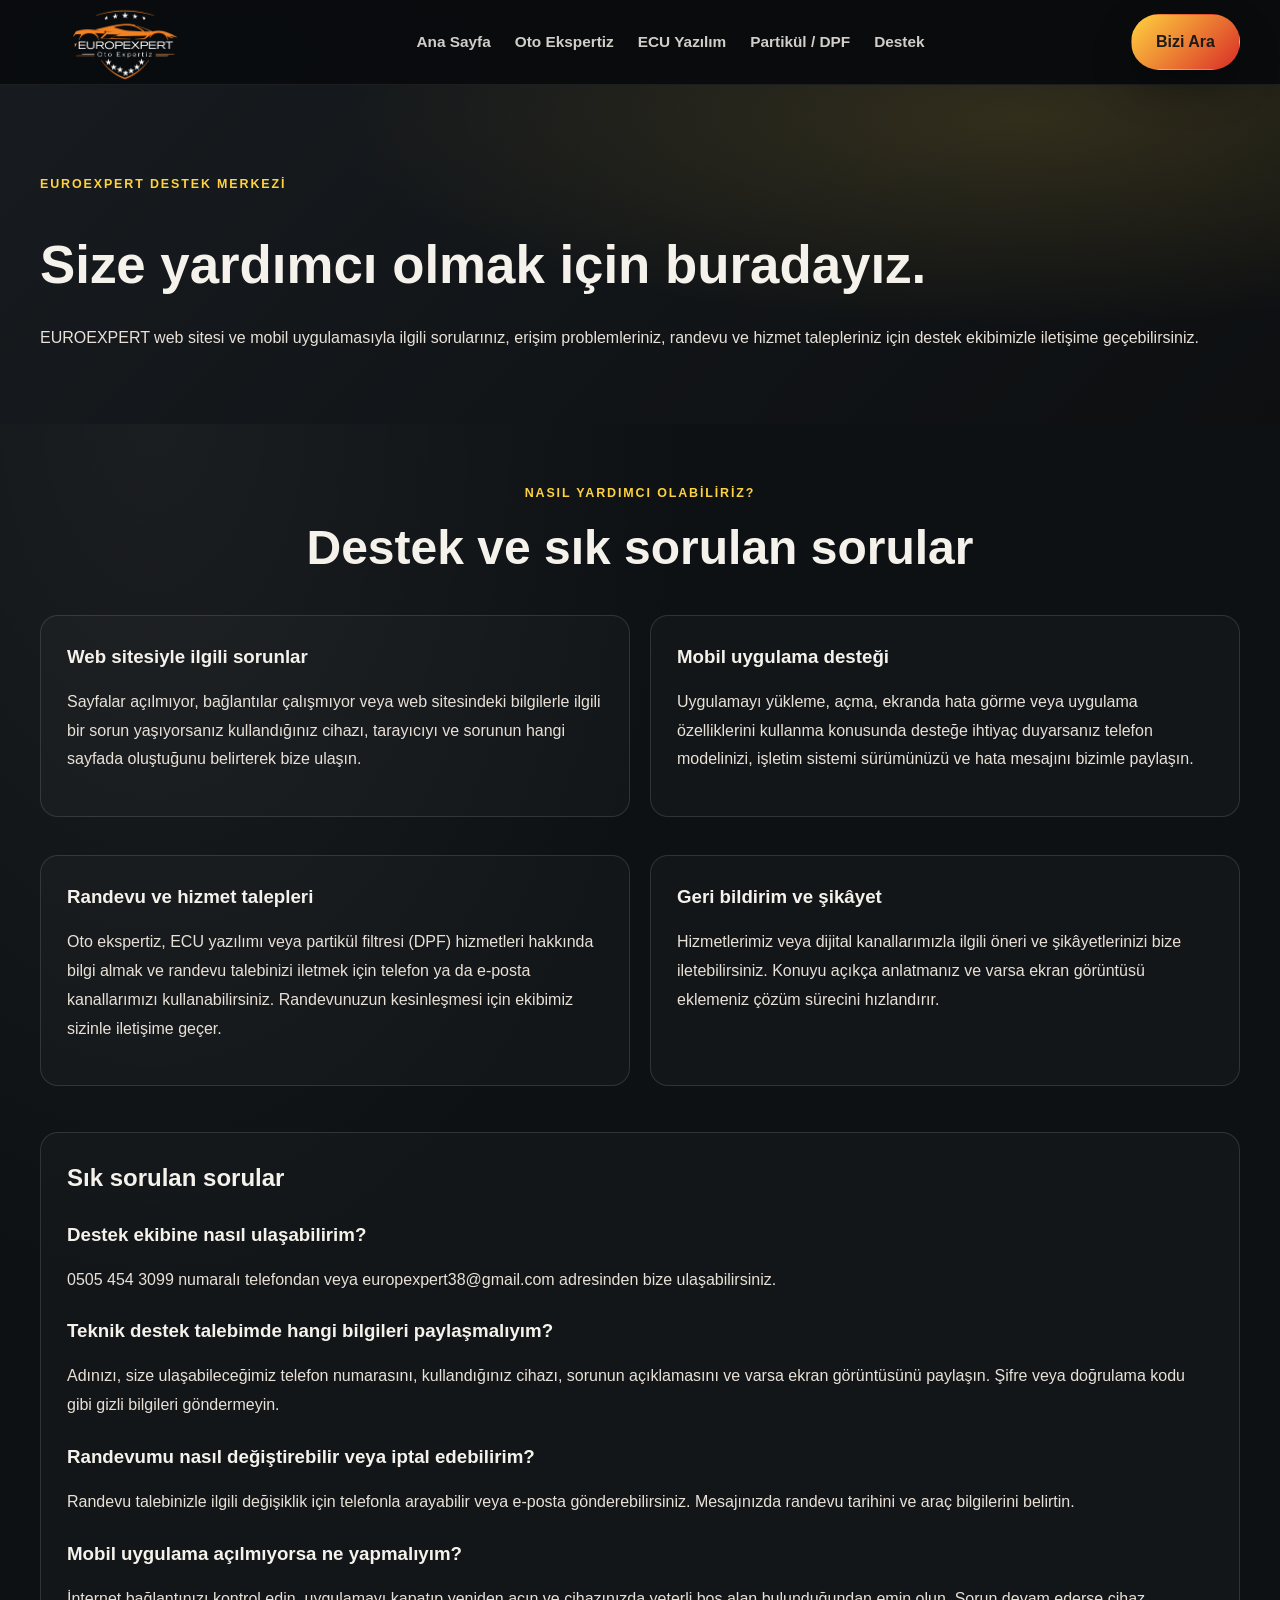
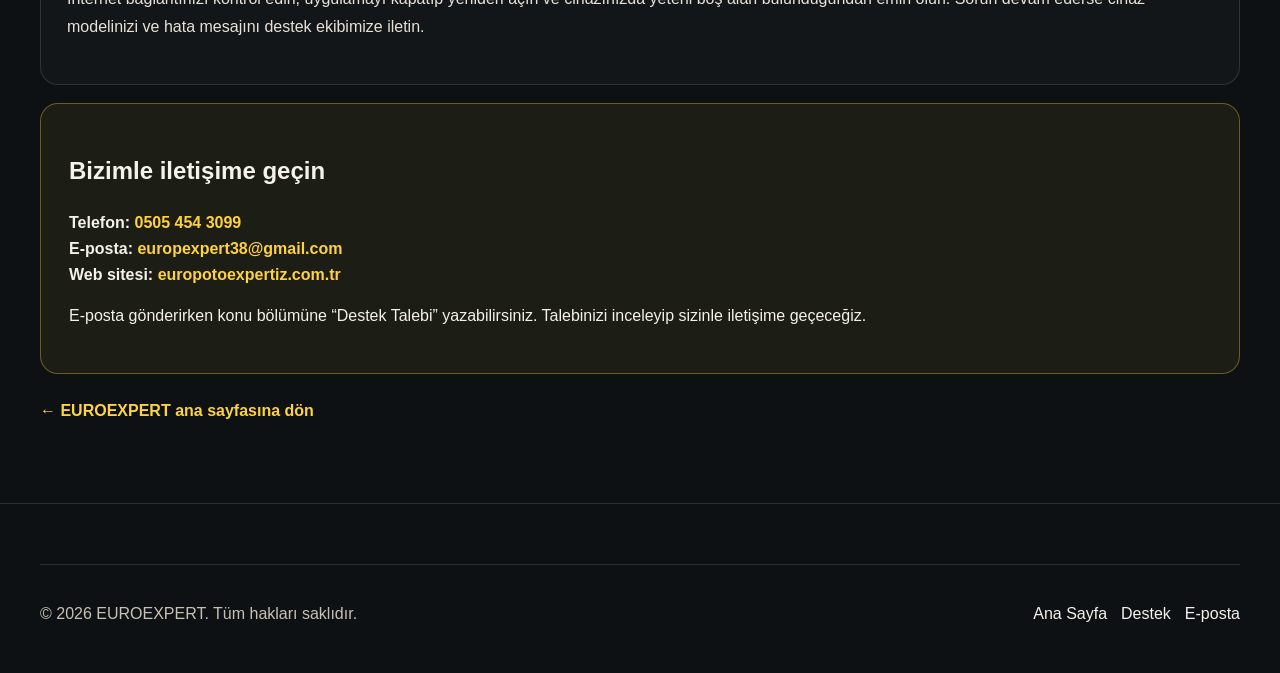
<file: destek.html>
<!DOCTYPE html>
<html lang="tr"><head><meta charset="UTF-8"><meta name="viewport" content="width=device-width, initial-scale=1"><meta name="description" content="EUROEXPERT web sitesi ve mobil uygulaması için destek, sık sorulan sorular ve iletişim bilgileri."><meta name="robots" content="index, follow"><link rel="canonical" href="https://europotoexpertiz.com.tr/destek.html"><title>Destek Merkezi | EUROEXPERT</title><link rel="stylesheet" href="styles.css?v=20261118-support"><style>
.support-hero{padding:85px 0 55px;background:radial-gradient(ellipse at 80% 10%,rgba(255,210,63,.14),transparent 48%),linear-gradient(135deg,#171b1f,#0d0f11)}.support-hero h1{font-size:clamp(2rem,5vw,3.3rem);margin:12px 0}.support-hero p,.support-card p{color:var(--muted-strong);line-height:1.8}.support-content{padding:55px 0 80px}.support-grid{display:grid;grid-template-columns:repeat(2,minmax(0,1fr));gap:20px;margin:28px 0}.support-card{padding:26px;border:1px solid var(--line);border-radius:18px;background:rgba(255,255,255,.025);margin-bottom:18px}.support-card h2,.support-card h3{margin:0 0 12px}.support-card h3:not(:first-child){margin-top:22px}.support-contact{padding:28px;border:1px solid rgba(255,210,63,.35);border-radius:18px;background:rgba(255,210,63,.06)}.support-contact a,.support-back{color:var(--orange);font-weight:700}.support-back{display:inline-block;margin-top:24px}@media(max-width:700px){.support-grid{grid-template-columns:1fr}.support-card{padding:22px}}
</style></head><body>
<header class="topbar"><div class="container nav-wrap"><a href="index.html" class="brand"><img src="assets/europlogoson.png" alt="EUROEXPERT logo"></a><nav class="main-nav" aria-label="Ana menü"><a href="index.html">Ana Sayfa</a><a href="kayseri-oto-ekspertiz.html">Oto Ekspertiz</a><a href="kayseri-ecu-yazilim.html">ECU Yazılım</a><a href="kayseri-partikul-dpf-temizligi.html">Partikül / DPF</a><a href="destek.html">Destek</a></nav><div class="nav-actions"><a class="phone-btn" href="tel:+905054543099">Bizi Ara</a><button class="menu-toggle" aria-label="Menüyü aç/kapat">☰</button></div></div></header>
<main><section class="support-hero"><div class="container"><p class="eyebrow alt">EUROEXPERT DESTEK MERKEZİ</p><h1>Size yardımcı olmak için buradayız.</h1><p>EUROEXPERT web sitesi ve mobil uygulamasıyla ilgili sorularınız, erişim problemleriniz, randevu ve hizmet talepleriniz için destek ekibimizle iletişime geçebilirsiniz.</p></div></section>
<section class="support-content"><div class="container"><div class="section-heading"><p class="eyebrow alt">NASIL YARDIMCI OLABİLİRİZ?</p><h2>Destek ve sık sorulan sorular</h2></div>
<div class="support-grid"><article class="support-card"><h3>Web sitesiyle ilgili sorunlar</h3><p>Sayfalar açılmıyor, bağlantılar çalışmıyor veya web sitesindeki bilgilerle ilgili bir sorun yaşıyorsanız kullandığınız cihazı, tarayıcıyı ve sorunun hangi sayfada oluştuğunu belirterek bize ulaşın.</p></article><article class="support-card"><h3>Mobil uygulama desteği</h3><p>Uygulamayı yükleme, açma, ekranda hata görme veya uygulama özelliklerini kullanma konusunda desteğe ihtiyaç duyarsanız telefon modelinizi, işletim sistemi sürümünüzü ve hata mesajını bizimle paylaşın.</p></article><article class="support-card"><h3>Randevu ve hizmet talepleri</h3><p>Oto ekspertiz, ECU yazılımı veya partikül filtresi (DPF) hizmetleri hakkında bilgi almak ve randevu talebinizi iletmek için telefon ya da e-posta kanallarımızı kullanabilirsiniz. Randevunuzun kesinleşmesi için ekibimiz sizinle iletişime geçer.</p></article><article class="support-card"><h3>Geri bildirim ve şikâyet</h3><p>Hizmetlerimiz veya dijital kanallarımızla ilgili öneri ve şikâyetlerinizi bize iletebilirsiniz. Konuyu açıkça anlatmanız ve varsa ekran görüntüsü eklemeniz çözüm sürecini hızlandırır.</p></article></div>
<article class="support-card"><h2>Sık sorulan sorular</h2><h3>Destek ekibine nasıl ulaşabilirim?</h3><p>0505 454 3099 numaralı telefondan veya europexpert38@gmail.com adresinden bize ulaşabilirsiniz.</p><h3>Teknik destek talebimde hangi bilgileri paylaşmalıyım?</h3><p>Adınızı, size ulaşabileceğimiz telefon numarasını, kullandığınız cihazı, sorunun açıklamasını ve varsa ekran görüntüsünü paylaşın. Şifre veya doğrulama kodu gibi gizli bilgileri göndermeyin.</p><h3>Randevumu nasıl değiştirebilir veya iptal edebilirim?</h3><p>Randevu talebinizle ilgili değişiklik için telefonla arayabilir veya e-posta gönderebilirsiniz. Mesajınızda randevu tarihini ve araç bilgilerini belirtin.</p><h3>Mobil uygulama açılmıyorsa ne yapmalıyım?</h3><p>İnternet bağlantınızı kontrol edin, uygulamayı kapatıp yeniden açın ve cihazınızda yeterli boş alan bulunduğundan emin olun. Sorun devam ederse cihaz modelinizi ve hata mesajını destek ekibimize iletin.</p></article>
<div class="support-contact"><h2>Bizimle iletişime geçin</h2><p><strong>Telefon:</strong> <a href="tel:+905054543099">0505 454 3099</a><br><strong>E-posta:</strong> <a href="mailto:europexpert38@gmail.com?subject=EUROEXPERT%20Destek%20Talebi">europexpert38@gmail.com</a><br><strong>Web sitesi:</strong> <a href="https://europotoexpertiz.com.tr/">europotoexpertiz.com.tr</a></p><p>E-posta gönderirken konu bölümüne “Destek Talebi” yazabilirsiniz. Talebinizi inceleyip sizinle iletişime geçeceğiz.</p></div><a class="support-back" href="index.html">← EUROEXPERT ana sayfasına dön</a></div></section></main>
<footer><div class="container footer-bottom"><p>© 2026 EUROEXPERT. Tüm hakları saklıdır.</p><div class="socials"><a href="index.html">Ana Sayfa</a><a href="destek.html">Destek</a><a href="mailto:europexpert38@gmail.com">E-posta</a></div></div></footer><script src="script.js"></script></body></html>
</file>
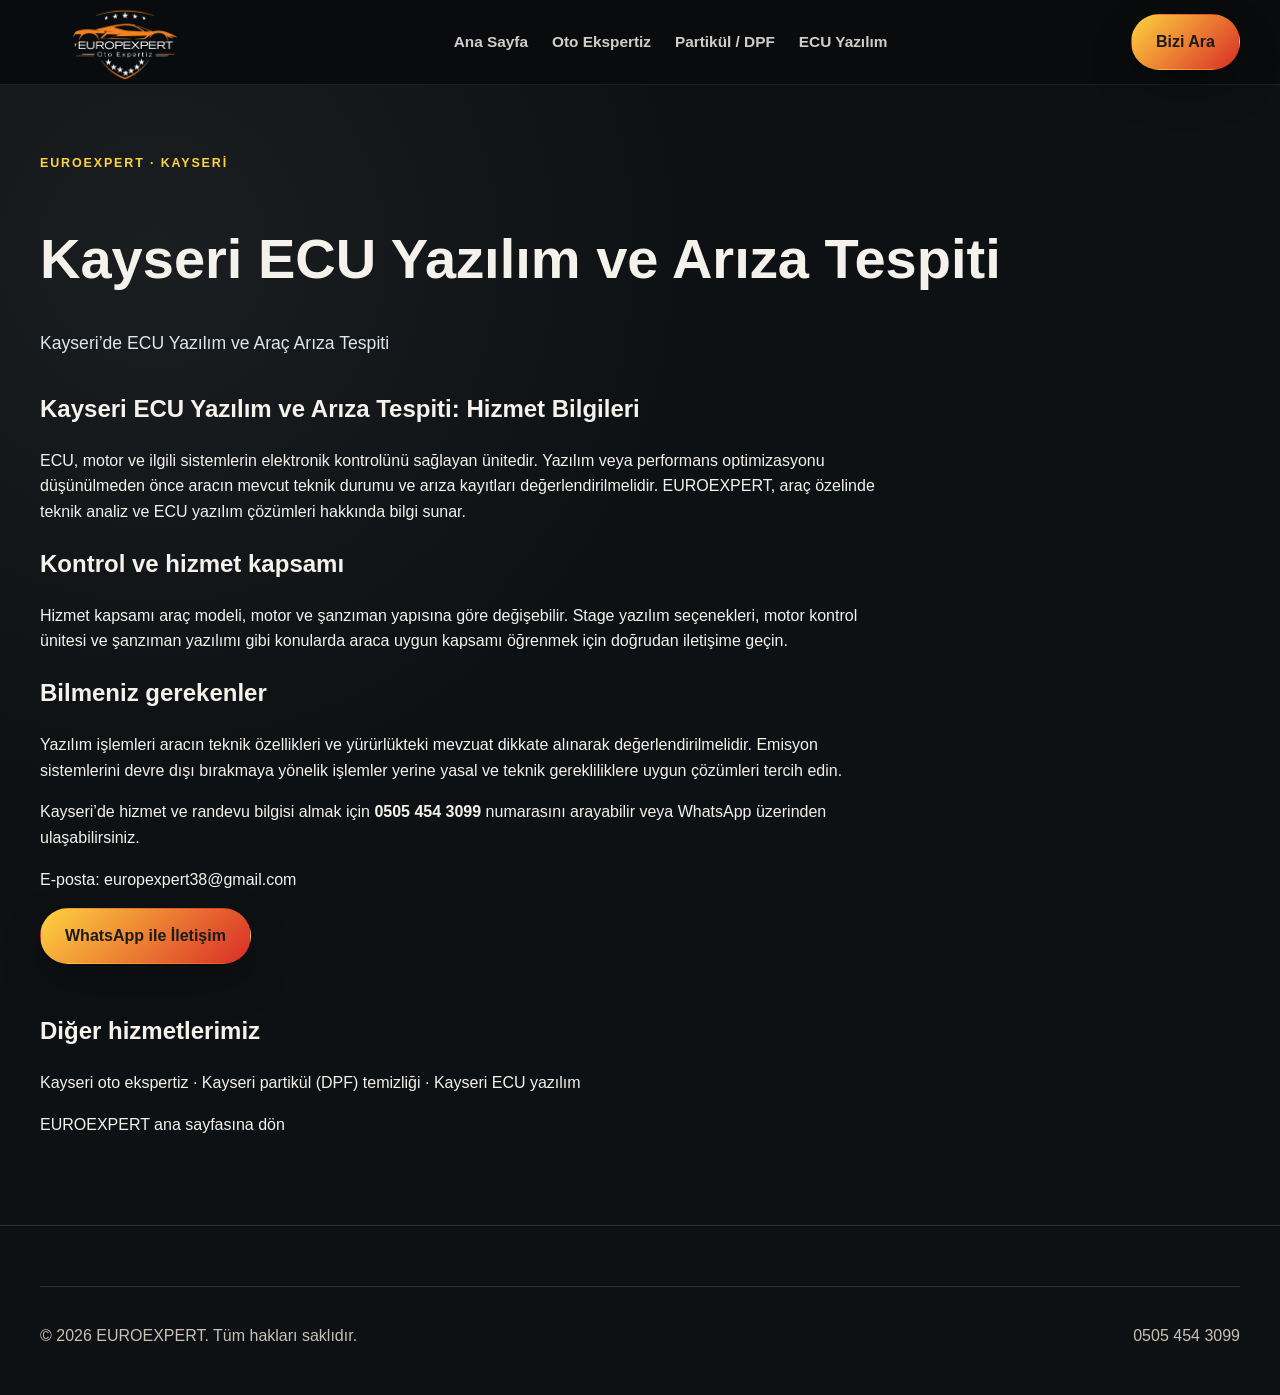
<file: kayseri-ecu-yazilim.html>
<!DOCTYPE html>
<html lang="tr">
<head>
<meta charset="UTF-8">
<meta name="viewport" content="width=device-width, initial-scale=1">
<meta name="description" content="Kayseri ECU yazılım, motor kontrol ünitesi analizi ve araç arıza tespiti hizmetleri hakkında bilgi alın. EUROEXPERT ile iletişime geçin.">
<meta name="robots" content="index, follow">
<link rel="canonical" href="https://europotoexpertiz.com.tr/kayseri-ecu-yazilim.html">
<title>Kayseri ECU Yazılım ve Arıza Tespiti | EUROEXPERT</title>
<meta property="og:type" content="website">
<meta property="og:locale" content="tr_TR">
<meta property="og:title" content="Kayseri ECU Yazılım ve Arıza Tespiti | EUROEXPERT">
<meta property="og:description" content="Kayseri ECU yazılım, motor kontrol ünitesi analizi ve araç arıza tespiti hizmetleri hakkında bilgi alın. EUROEXPERT ile iletişime geçin.">
<meta property="og:url" content="https://europotoexpertiz.com.tr/kayseri-ecu-yazilim.html">
<link rel="stylesheet" href="styles.css?v=20261026-seo">
<script type="application/ld+json">
{"@context":"https://schema.org","@type":"Service","name":"Kayseri ECU Yazılım ve Arıza Tespiti","serviceType":"Kayseri ECU Yazılım ve Arıza Tespiti","provider":{"@type":"AutomotiveBusiness","name":"EUROEXPERT Kayseri","url":"https://europotoexpertiz.com.tr/","telephone":"+905054543099"},"areaServed":{"@type":"City","name":"Kayseri"},"url":"https://europotoexpertiz.com.tr/kayseri-ecu-yazilim.html"}
</script>
</head>
<body>
<header class="topbar"><div class="container nav-wrap">
<a class="brand" href="index.html" aria-label="EUROEXPERT ana sayfa"><img src="assets/europlogoson.png" alt="EUROEXPERT Kayseri"></a>
<nav class="main-nav" aria-label="Ana menü"><a href="index.html">Ana Sayfa</a><a href="kayseri-oto-ekspertiz.html">Oto Ekspertiz</a><a href="kayseri-partikul-dpf-temizligi.html">Partikül / DPF</a><a href="kayseri-ecu-yazilim.html">ECU Yazılım</a></nav>
<div class="nav-actions"><a class="phone-btn" href="tel:+905054543099">Bizi Ara</a></div>
</div></header>
<main class="container" style="padding-top:64px;padding-bottom:72px">
<p class="eyebrow">EUROEXPERT · KAYSERİ</p><h1 style="font-size:clamp(2rem,5vw,3.5rem);line-height:1.15">Kayseri ECU Yazılım ve Arıza Tespiti</h1>
<p class="lead">Kayseri’de ECU Yazılım ve Araç Arıza Tespiti</p>
<section style="max-width:850px;margin-top:32px">
<h2>Kayseri ECU Yazılım ve Arıza Tespiti: Hizmet Bilgileri</h2><p>ECU, motor ve ilgili sistemlerin elektronik kontrolünü sağlayan ünitedir. Yazılım veya performans optimizasyonu düşünülmeden önce aracın mevcut teknik durumu ve arıza kayıtları değerlendirilmelidir. EUROEXPERT, araç özelinde teknik analiz ve ECU yazılım çözümleri hakkında bilgi sunar.</p>
<h2>Kontrol ve hizmet kapsamı</h2><p>Hizmet kapsamı araç modeli, motor ve şanzıman yapısına göre değişebilir. Stage yazılım seçenekleri, motor kontrol ünitesi ve şanzıman yazılımı gibi konularda araca uygun kapsamı öğrenmek için doğrudan iletişime geçin.</p>
<h2>Bilmeniz gerekenler</h2><p>Yazılım işlemleri aracın teknik özellikleri ve yürürlükteki mevzuat dikkate alınarak değerlendirilmelidir. Emisyon sistemlerini devre dışı bırakmaya yönelik işlemler yerine yasal ve teknik gerekliliklere uygun çözümleri tercih edin.</p>
<p>Kayseri’de hizmet ve randevu bilgisi almak için <a href="tel:+905054543099"><strong>0505 454 3099</strong></a> numarasını arayabilir veya WhatsApp üzerinden ulaşabilirsiniz.</p>
<p>E-posta: <a href="mailto:europexpert38@gmail.com">europexpert38@gmail.com</a></p>
<p><a class="primary-btn" href="https://wa.me/905054543099">WhatsApp ile İletişim</a></p>
</section>
<section style="margin-top:48px"><h2>Diğer hizmetlerimiz</h2>
<p><a href="kayseri-oto-ekspertiz.html">Kayseri oto ekspertiz</a> · <a href="kayseri-partikul-dpf-temizligi.html">Kayseri partikül (DPF) temizliği</a> · <a href="kayseri-ecu-yazilim.html">Kayseri ECU yazılım</a></p>
<p><a href="index.html">EUROEXPERT ana sayfasına dön</a></p></section>
</main>
<footer><div class="container footer-bottom"><p>© 2026 EUROEXPERT. Tüm hakları saklıdır.</p><a href="tel:+905054543099">0505 454 3099</a></div></footer>
</body></html>
</file>
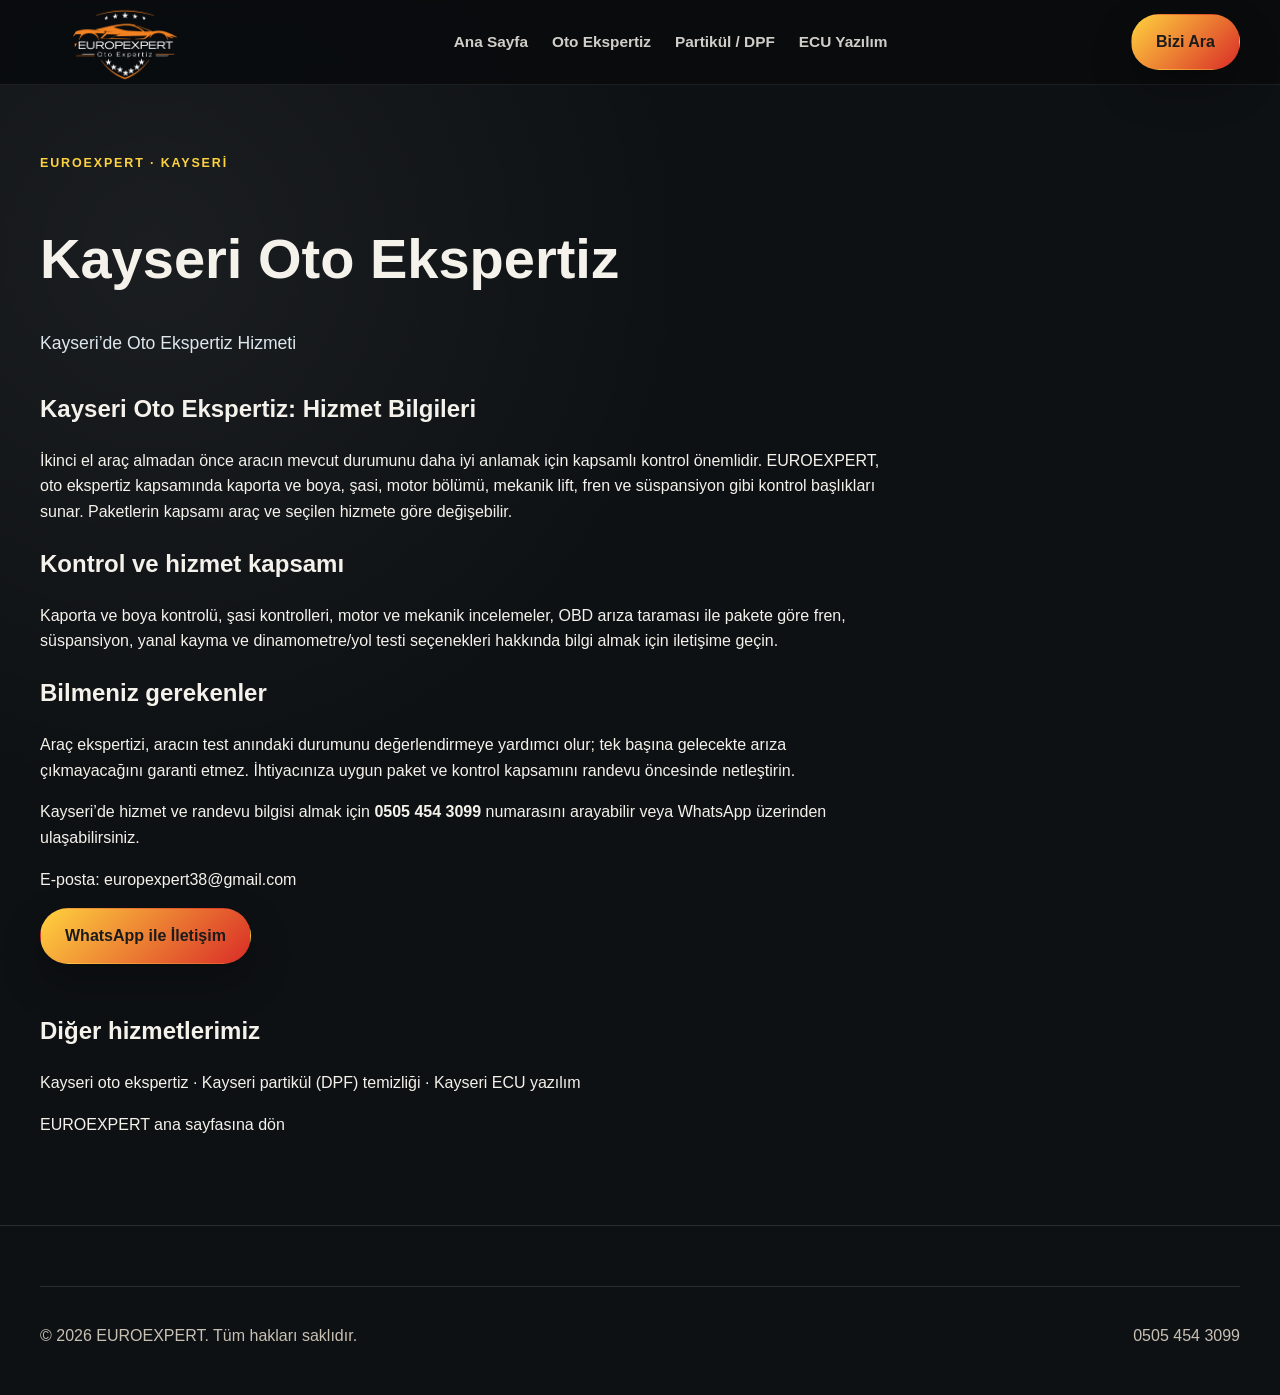
<file: kayseri-oto-ekspertiz.html>
<!DOCTYPE html>
<html lang="tr">
<head>
<meta charset="UTF-8">
<meta name="viewport" content="width=device-width, initial-scale=1">
<meta name="description" content="Kayseri oto ekspertiz hizmeti: kaporta-boya, şasi, motor-mekanik, fren-süspansiyon ve OBD kontrolleri hakkında bilgi alın.">
<meta name="robots" content="index, follow">
<link rel="canonical" href="https://europotoexpertiz.com.tr/kayseri-oto-ekspertiz.html">
<title>Kayseri Oto Ekspertiz | EUROEXPERT</title>
<meta property="og:type" content="website">
<meta property="og:locale" content="tr_TR">
<meta property="og:title" content="Kayseri Oto Ekspertiz | EUROEXPERT">
<meta property="og:description" content="Kayseri oto ekspertiz hizmeti: kaporta-boya, şasi, motor-mekanik, fren-süspansiyon ve OBD kontrolleri hakkında bilgi alın.">
<meta property="og:url" content="https://europotoexpertiz.com.tr/kayseri-oto-ekspertiz.html">
<link rel="stylesheet" href="styles.css?v=20261026-seo">
<script type="application/ld+json">
{"@context":"https://schema.org","@type":"Service","name":"Kayseri Oto Ekspertiz","serviceType":"Kayseri Oto Ekspertiz","provider":{"@type":"AutomotiveBusiness","name":"EUROEXPERT Kayseri","url":"https://europotoexpertiz.com.tr/","telephone":"+905054543099"},"areaServed":{"@type":"City","name":"Kayseri"},"url":"https://europotoexpertiz.com.tr/kayseri-oto-ekspertiz.html"}
</script>
</head>
<body>
<header class="topbar"><div class="container nav-wrap">
<a class="brand" href="index.html" aria-label="EUROEXPERT ana sayfa"><img src="assets/europlogoson.png" alt="EUROEXPERT Kayseri"></a>
<nav class="main-nav" aria-label="Ana menü"><a href="index.html">Ana Sayfa</a><a href="kayseri-oto-ekspertiz.html">Oto Ekspertiz</a><a href="kayseri-partikul-dpf-temizligi.html">Partikül / DPF</a><a href="kayseri-ecu-yazilim.html">ECU Yazılım</a></nav>
<div class="nav-actions"><a class="phone-btn" href="tel:+905054543099">Bizi Ara</a></div>
</div></header>
<main class="container" style="padding-top:64px;padding-bottom:72px">
<p class="eyebrow">EUROEXPERT · KAYSERİ</p><h1 style="font-size:clamp(2rem,5vw,3.5rem);line-height:1.15">Kayseri Oto Ekspertiz</h1>
<p class="lead">Kayseri’de Oto Ekspertiz Hizmeti</p>
<section style="max-width:850px;margin-top:32px">
<h2>Kayseri Oto Ekspertiz: Hizmet Bilgileri</h2><p>İkinci el araç almadan önce aracın mevcut durumunu daha iyi anlamak için kapsamlı kontrol önemlidir. EUROEXPERT, oto ekspertiz kapsamında kaporta ve boya, şasi, motor bölümü, mekanik lift, fren ve süspansiyon gibi kontrol başlıkları sunar. Paketlerin kapsamı araç ve seçilen hizmete göre değişebilir.</p>
<h2>Kontrol ve hizmet kapsamı</h2><p>Kaporta ve boya kontrolü, şasi kontrolleri, motor ve mekanik incelemeler, OBD arıza taraması ile pakete göre fren, süspansiyon, yanal kayma ve dinamometre/yol testi seçenekleri hakkında bilgi almak için iletişime geçin.</p>
<h2>Bilmeniz gerekenler</h2><p>Araç ekspertizi, aracın test anındaki durumunu değerlendirmeye yardımcı olur; tek başına gelecekte arıza çıkmayacağını garanti etmez. İhtiyacınıza uygun paket ve kontrol kapsamını randevu öncesinde netleştirin.</p>
<p>Kayseri’de hizmet ve randevu bilgisi almak için <a href="tel:+905054543099"><strong>0505 454 3099</strong></a> numarasını arayabilir veya WhatsApp üzerinden ulaşabilirsiniz.</p>
<p>E-posta: <a href="mailto:europexpert38@gmail.com">europexpert38@gmail.com</a></p>
<p><a class="primary-btn" href="https://wa.me/905054543099">WhatsApp ile İletişim</a></p>
</section>
<section style="margin-top:48px"><h2>Diğer hizmetlerimiz</h2>
<p><a href="kayseri-oto-ekspertiz.html">Kayseri oto ekspertiz</a> · <a href="kayseri-partikul-dpf-temizligi.html">Kayseri partikül (DPF) temizliği</a> · <a href="kayseri-ecu-yazilim.html">Kayseri ECU yazılım</a></p>
<p><a href="index.html">EUROEXPERT ana sayfasına dön</a></p></section>
</main>
<footer><div class="container footer-bottom"><p>© 2026 EUROEXPERT. Tüm hakları saklıdır.</p><a href="tel:+905054543099">0505 454 3099</a></div></footer>
</body></html>
</file>
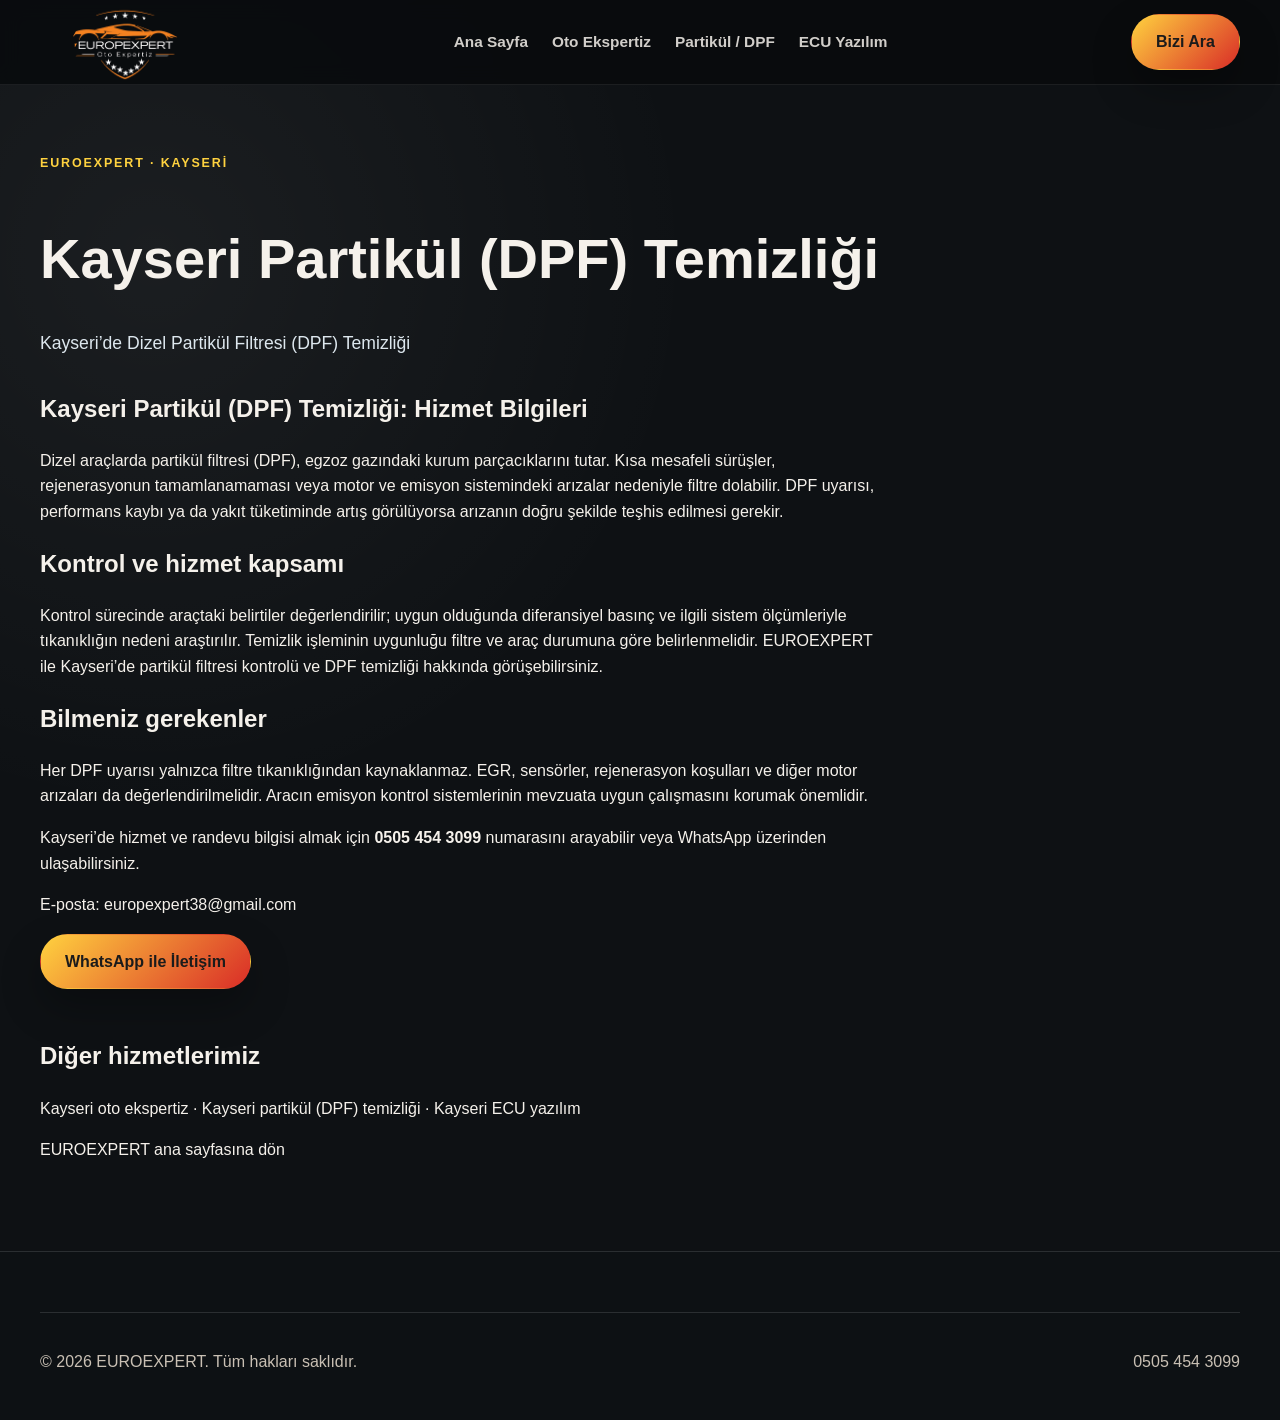
<file: kayseri-partikul-dpf-temizligi.html>
<!DOCTYPE html>
<html lang="tr">
<head>
<meta charset="UTF-8">
<meta name="viewport" content="width=device-width, initial-scale=1">
<meta name="description" content="Kayseri partikül filtresi temizliği ve DPF tıkanıklık kontrolü. Dizel araçlarda DPF uyarısı, basınç ölçümü ve temizlik süreci hakkında bilgi alın.">
<meta name="robots" content="index, follow">
<link rel="canonical" href="https://europotoexpertiz.com.tr/kayseri-partikul-dpf-temizligi.html">
<title>Kayseri Partikül Temizliği (DPF) | EUROEXPERT</title>
<meta property="og:type" content="website">
<meta property="og:locale" content="tr_TR">
<meta property="og:title" content="Kayseri Partikül Temizliği (DPF) | EUROEXPERT">
<meta property="og:description" content="Kayseri partikül filtresi temizliği ve DPF tıkanıklık kontrolü. Dizel araçlarda DPF uyarısı, basınç ölçümü ve temizlik süreci hakkında bilgi alın.">
<meta property="og:url" content="https://europotoexpertiz.com.tr/kayseri-partikul-dpf-temizligi.html">
<link rel="stylesheet" href="styles.css?v=20261026-seo">
<script type="application/ld+json">
{"@context":"https://schema.org","@type":"Service","name":"Kayseri Partikül (DPF) Temizliği","serviceType":"Kayseri Partikül (DPF) Temizliği","provider":{"@type":"AutomotiveBusiness","name":"EUROEXPERT Kayseri","url":"https://europotoexpertiz.com.tr/","telephone":"+905054543099"},"areaServed":{"@type":"City","name":"Kayseri"},"url":"https://europotoexpertiz.com.tr/kayseri-partikul-dpf-temizligi.html"}
</script>
</head>
<body>
<header class="topbar"><div class="container nav-wrap">
<a class="brand" href="index.html" aria-label="EUROEXPERT ana sayfa"><img src="assets/europlogoson.png" alt="EUROEXPERT Kayseri"></a>
<nav class="main-nav" aria-label="Ana menü"><a href="index.html">Ana Sayfa</a><a href="kayseri-oto-ekspertiz.html">Oto Ekspertiz</a><a href="kayseri-partikul-dpf-temizligi.html">Partikül / DPF</a><a href="kayseri-ecu-yazilim.html">ECU Yazılım</a></nav>
<div class="nav-actions"><a class="phone-btn" href="tel:+905054543099">Bizi Ara</a></div>
</div></header>
<main class="container" style="padding-top:64px;padding-bottom:72px">
<p class="eyebrow">EUROEXPERT · KAYSERİ</p><h1 style="font-size:clamp(2rem,5vw,3.5rem);line-height:1.15">Kayseri Partikül (DPF) Temizliği</h1>
<p class="lead">Kayseri’de Dizel Partikül Filtresi (DPF) Temizliği</p>
<section style="max-width:850px;margin-top:32px">
<h2>Kayseri Partikül (DPF) Temizliği: Hizmet Bilgileri</h2><p>Dizel araçlarda partikül filtresi (DPF), egzoz gazındaki kurum parçacıklarını tutar. Kısa mesafeli sürüşler, rejenerasyonun tamamlanamaması veya motor ve emisyon sistemindeki arızalar nedeniyle filtre dolabilir. DPF uyarısı, performans kaybı ya da yakıt tüketiminde artış görülüyorsa arızanın doğru şekilde teşhis edilmesi gerekir.</p>
<h2>Kontrol ve hizmet kapsamı</h2><p>Kontrol sürecinde araçtaki belirtiler değerlendirilir; uygun olduğunda diferansiyel basınç ve ilgili sistem ölçümleriyle tıkanıklığın nedeni araştırılır. Temizlik işleminin uygunluğu filtre ve araç durumuna göre belirlenmelidir. EUROEXPERT ile Kayseri’de partikül filtresi kontrolü ve DPF temizliği hakkında görüşebilirsiniz.</p>
<h2>Bilmeniz gerekenler</h2><p>Her DPF uyarısı yalnızca filtre tıkanıklığından kaynaklanmaz. EGR, sensörler, rejenerasyon koşulları ve diğer motor arızaları da değerlendirilmelidir. Aracın emisyon kontrol sistemlerinin mevzuata uygun çalışmasını korumak önemlidir.</p>
<p>Kayseri’de hizmet ve randevu bilgisi almak için <a href="tel:+905054543099"><strong>0505 454 3099</strong></a> numarasını arayabilir veya WhatsApp üzerinden ulaşabilirsiniz.</p>
<p>E-posta: <a href="mailto:europexpert38@gmail.com">europexpert38@gmail.com</a></p>
<p><a class="primary-btn" href="https://wa.me/905054543099">WhatsApp ile İletişim</a></p>
</section>
<section style="margin-top:48px"><h2>Diğer hizmetlerimiz</h2>
<p><a href="kayseri-oto-ekspertiz.html">Kayseri oto ekspertiz</a> · <a href="kayseri-partikul-dpf-temizligi.html">Kayseri partikül (DPF) temizliği</a> · <a href="kayseri-ecu-yazilim.html">Kayseri ECU yazılım</a></p>
<p><a href="index.html">EUROEXPERT ana sayfasına dön</a></p></section>
</main>
<footer><div class="container footer-bottom"><p>© 2026 EUROEXPERT. Tüm hakları saklıdır.</p><a href="tel:+905054543099">0505 454 3099</a></div></footer>
</body></html>
</file>
<file: styles.css>
:root {
  --bg: #0e1114;
  --bg-2: #151a1d;
  --panel: #171d22;
  --panel-2: #1f282d;
  --text: #f5f1eb;
  --muted: #c9c0b4;
  --muted-strong: #e9e1d7;
  --line: rgba(255,255,255,0.12);
  --orange: #ffd23f;
  --orange-deep: #d92d27;
  --shadow: 0 18px 40px rgba(0,0,0,0.28);
}

* { box-sizing: border-box; }

html {
  scroll-behavior: smooth;
}

body {
  margin: 0;
  font-family: 'Roboto', sans-serif;
  background:
    radial-gradient(ellipse at 12% 18%, rgba(255,255,255,0.055), transparent 34%),
    var(--bg);
  color: var(--text);
  line-height: 1.6;
}

img {
  max-width: 100%; display: block;
}

a {
  color: inherit;
  text-decoration: none;
}

button, input, select {
  font: inherit;
}

.container {
  width: min(1200px, calc(100% - 32px));
  margin: 0 auto;
}

.eyebrow {
  display: inline-block;
  font-size: 0.78rem;
  letter-spacing: 0.15em;
  text-transform: uppercase;
  font-weight: 700;
  color: var(--orange);
  margin: 0 0 16px;
}

.eyebrow.alt {
  color: var(--orange);
}

.ecupro-logo {
  display: inline-flex;
  align-items: center;
  width: 110px;
  height: 48px;
  margin-bottom: 16px;
}

.ecupro-logo img {
  width: 100%;
  height: 100%;
  object-fit: contain;
}

.section-heading {
  text-align: center;
  margin-bottom: 40px;
}

.section-heading h2 {
  margin: 0;
  font-size: clamp(2rem, 4vw, 3rem);
  font-weight: 800;
  line-height: 1.15;
}

.topbar {
  position: sticky;
  top: 0;
  z-index: 20;
  background: rgba(10,12,14,0.96);
  backdrop-filter: blur(10px);
  border-bottom: 1px solid rgba(255,255,255,0.08);
}

.nav-wrap {
  display: flex;
  align-items: center;
  justify-content: space-between;
  min-height: 84px;
  gap: 20px;
}

.brand {
  display: flex;
  align-items: center;
}

.brand img {
  width: 170px;
  height: auto;
}

.main-nav {
  display: flex;
  align-items: center;
  gap: 24px;
  font-size: 0.96rem;
  font-weight: 600;
  color: var(--text);
}

.main-nav a {
  opacity: 0.85;
  transition: opacity 0.2s ease;
}

.main-nav a:hover {
  opacity: 1;
  color: var(--orange);
}

.nav-actions {
  display: flex;
  align-items: center;
  gap: 12px;
}

.phone-btn,
.primary-btn,
.secondary-btn,
.footer-form button,
.quick-form button {
  display: inline-flex;
  align-items: center;
  justify-content: center;
  border-radius: 999px;
  border: 1px solid transparent;
  transition: all 0.2s ease;
  font-weight: 700;
  cursor: pointer;
}

.phone-btn,
.primary-btn,
.quick-form button,
.footer-form button {
  background: linear-gradient(135deg, var(--orange), var(--orange-deep));
  color: #1b1b1b;
  box-shadow: var(--shadow);
}

.primary-btn,
.secondary-btn,
.phone-btn {
  padding: 14px 24px;
}

.secondary-btn {
  background: transparent;
  border-color: rgba(255,255,255,0.3);
  color: var(--text);
}

.phone-btn:hover,
.primary-btn:hover,
.footer-form button:hover,
.quick-form button:hover {
  transform: translateY(-1px);
  filter: brightness(1.05);
}

.menu-toggle {
  display: none;
  background: transparent;
  border: 1px solid var(--line);
  color: var(--text);
  border-radius: 10px;
  padding: 10px 12px;
  font-size: 1.2rem;
}

.hero {
  position: relative;
  min-height: 720px;
  display: flex;
  align-items: center;
  background:
    linear-gradient(90deg, rgba(17,20,23,0.88), rgba(17,20,23,0.62)),
    url('https://images.unsplash.com/photo-1492144534655-ae79c964c9d7?auto=format&fit=crop&w=1600&q=80') center/cover no-repeat;
}

.hero-overlay {
  position: absolute;
  inset: 0;
  background:
    radial-gradient(circle at 78% 8%, rgba(255,210,63,0.12), transparent 34%),
    radial-gradient(circle at 12% 82%, rgba(217,45,39,0.12), transparent 38%);
}

.hero-content {
  position: relative;
  z-index: 1;
  display: grid;
  grid-template-columns: 1.3fr 0.7fr;
  align-items: center;
  gap: 48px;
  padding: 90px 0;
}

.hero-copy h1 {
  margin: 0 0 20px;
  font-family: 'Montserrat', sans-serif;
  font-size: clamp(2.8rem, 5vw, 5rem);
  line-height: 0.96;
  letter-spacing: -0.05em;
  text-transform: uppercase;
  max-width: 620px;
}

.lead {
  max-width: 620px;
  font-size: 1.1rem;
  color: #dde7ee;
  margin-bottom: 30px;
}

.hero-actions {
  display: flex;
  flex-wrap: wrap;
  gap: 14px;
  margin-bottom: 28px;
}

.hero-points {
  list-style: none;
  padding: 0;
  margin: 0;
  display: flex;
  flex-wrap: wrap;
  gap: 24px;
  font-weight: 600;
  color: var(--text);
}

.hero-points li::before {
  content: '✓';
  color: var(--orange);
  margin-right: 8px;
}

.hero-panel {
  display: flex;
  justify-content: center;
}

.panel-card {
  width: min(100%, 430px);
  background: rgba(17,20,23,0.68);
  border: 1px solid rgba(255,210,63,0.34);
  border-radius: 26px;
  box-shadow: var(--shadow);
  padding: 28px 22px;
}

.mini-tag {
  display: inline-block;
  padding: 7px 12px;
  border-radius: 999px;
  background: rgba(255,210,63,0.12);
  border: 1px solid rgba(255,210,63,0.5);
  color: var(--orange);
  font-size: 0.7rem;
  letter-spacing: 0.12em;
  text-transform: uppercase;
  font-weight: 700;
}

.panel-card h3 {
  margin: 20px 0 16px;
  font-size: 2rem;
}

.quick-form {
  display: flex;
  flex-direction: column;
  gap: 16px;
}

.quick-form label,
.footer-form {
  display: flex;
  flex-direction: column;
  gap: 8px;
}

.quick-form span {
  font-size: 0.85rem;
  color: var(--muted);
  font-weight: 500;
}

.quick-form input,
.quick-form select,
.footer-form input {
  width: 100%;
  padding: 14px 16px;
  border: 1px solid rgba(24,35,50,0.12);
  border-radius: 12px;
  background: rgba(255,255,255,0.8);
  color: var(--text);
}

.quick-form button,
.footer-form button {
  padding: 14px 18px;
  border: 0;
  font-size: 0.98rem;
}

.stats {
  background: var(--panel);
  border-top: 1px solid var(--line);
  border-bottom: 1px solid var(--line);
}

.stats-grid {
  display: grid;
  grid-template-columns: repeat(4, minmax(0, 1fr));
  gap: 24px;
  padding: 26px 0;
}

.stats-grid div {
  text-align: center;
  padding: 18px 12px;
}

.stats-grid strong {
  display: block;
  font-size: clamp(2rem, 3vw, 2.8rem);
  color: var(--orange);
  margin-bottom: 6px;
}

.stats-grid span {
  color: var(--muted);
}

.services,
.packages,
.process,
.testimonials,
.feature-band,
.dpf {
  padding: 100px 0;
}

.service-grid,
.process-grid,
.testimonial-grid {
  display: grid;
  grid-template-columns: repeat(3, minmax(0, 1fr));
  gap: 24px;
}

.service-card,
.step-card,
.testimonial-grid blockquote {
  background: linear-gradient(180deg, rgba(28,33,39,1), rgba(17,20,23,1));
  border: 1px solid rgba(255,255,255,0.08);
  border-radius: 24px;
  padding: 28px 24px;
  box-shadow: var(--shadow);
}

.service-card.prominent {
  border-color: rgba(255,210,63,0.5);
  transform: translateY(-8px);
}

.icon {
  width: 64px;
  height: 64px;
  display: grid;
  place-items: center;
  border-radius: 18px;
  background: rgba(255,210,63,0.12);
  border: 1px solid rgba(255,210,63,0.35);
  font-size: 2rem;
}

.service-card h3,
.step-card h3 {
  margin: 18px 0 12px;
  font-size: 1.7rem;
}

.service-card p,
.step-card p,
.feature-copy p,
.dpf-copy p,
.testimonial-grid blockquote {
  color: var(--muted-strong);
}

.service-card ul,
.feature-copy ul,
.dpf-copy ul {
  margin: 18px 0 22px;
  padding-left: 18px;
  color: #deebf4;
}

.service-card li,
.feature-copy li,
.dpf-copy li {
  margin-bottom: 8px;
}

.service-card a {
  color: var(--orange);
  font-weight: 700;
}

.package-cards {
  display: grid;
  grid-template-columns: repeat(3, minmax(0, 1fr));
  gap: 22px;
  align-items: stretch;
}

.package-card {
  position: relative;
  overflow: hidden;
  background: linear-gradient(180deg, rgba(28,33,39,1), rgba(17,20,23,1));
  border: 1px solid rgba(255,255,255,0.08);
  border-radius: 24px;
  padding: 28px 24px;
  box-shadow: var(--shadow);
  display: flex;
  flex-direction: column;
  transition: transform 0.22s ease, border-color 0.22s ease, box-shadow 0.22s ease;
}

.package-card::before {
  content: '';
  position: absolute;
  top: 0;
  left: 24px;
  right: 24px;
  height: 2px;
  background: linear-gradient(90deg, transparent, var(--orange), transparent);
  opacity: 0.7;
}

.package-card:hover {
  transform: translateY(-6px);
  border-color: rgba(255,210,63,0.45);
  box-shadow: 0 24px 52px rgba(0,0,0,0.32);
}

.package-card.featured {
  border-color: rgba(255,210,63,0.68);
  transform: translateY(-6px);
  background:
    radial-gradient(ellipse at 100% 0%, rgba(255,210,63,0.14), transparent 54%),
    linear-gradient(180deg, rgba(22,26,29,1), rgba(12,14,16,1));
}

.package-card.featured:hover {
  transform: translateY(-10px);
}

.package-badge {
  display: inline-flex;
  align-items: center;
  justify-content: center;
  width: 62px;
  height: 42px;
  border-radius: 12px;
  background: rgba(255,210,63,0.12);
  border: 1px solid rgba(255,210,63,0.38);
  color: var(--orange);
  font-weight: 800;
  letter-spacing: 0.08em;
}

.package-card h3 {
  margin: 18px 0 12px;
  font-size: 1.5rem;
}

.package-card p {
  color: var(--muted-strong);
  min-height: 68px;
}

.package-card ul {
  list-style: none;
  padding: 0;
  margin: 0 0 22px;
  color: var(--muted-strong);
}

.package-card li {
  position: relative;
  padding-left: 20px;
  margin-bottom: 10px;
  line-height: 1.6;
  color: var(--muted-strong);
}

.package-card li::before {
  content: '•';
  position: absolute;
  left: 0;
  color: var(--orange);
  font-size: 1.4rem;
  line-height: 1;
}

.package-card a {
  margin-top: auto;
  color: var(--orange);
  font-weight: 700;
}

.feature-wrap,
.dpf-grid {
  display: grid;
  grid-template-columns: 1fr 1fr;
  gap: 40px;
  align-items: center;
}

.feature-copy h2,
.dpf-copy h2 {
  margin: 0 0 18px;
  font-size: clamp(2rem, 4vw, 3rem);
}

.feature-image img,
.dpf-image img {
  border-radius: 24px;
  width: 100%;
  min-height: 400px;
  object-fit: cover;
  box-shadow: var(--shadow);
}

.dpf-photo-stack {
  display: grid;
  grid-template-columns: 1fr;
  gap: 18px;
}

.dpf-photo {
  position: relative;
  overflow: hidden;
  border-radius: 24px;
  box-shadow: var(--shadow);
  border: 1px solid rgba(255,255,255,0.08);
  background: #101519;
  min-height: 440px;
}

.dpf-photo img {
  display: block;
  width: 100%;
  height: 100%;
  min-height: 440px;
  object-fit: cover;
}

.process-grid {
  grid-template-columns: repeat(4, minmax(0, 1fr));
}

.step-card span {
  display: inline-flex;
  align-items: center;
  justify-content: center;
  width: 52px;
  height: 52px;
  border-radius: 15px;
  background: rgba(255,210,63,0.14);
  color: var(--orange);
  font-weight: 800;
}

.testimonial-grid blockquote {
  margin: 0;
  font-size: 1.04rem;
  line-height: 1.8;
}

.testimonial-grid footer {
  margin-top: 18px;
  color: var(--orange);
  font-weight: 700;
}

.cta-block {
  padding-bottom: 100px;
}

.cta-inner {
  display: flex;
  align-items: center;
  justify-content: space-between;
  gap: 24px;
  background: linear-gradient(90deg, rgba(255,210,63,0.1), rgba(26,31,35,0.96));
  border: 1px solid rgba(255,210,63,0.25);
  border-radius: 24px;
  padding: 30px 28px;
}

.cta-inner h2 {
  margin: 8px 0 0;
  font-size: clamp(2rem, 4vw, 2.7rem);
}

footer {
  background: #0d1114;
  border-top: 1px solid var(--line);
  padding-top: 60px;
}

.footer-grid {
  display: grid;
  grid-template-columns: 1.5fr 1fr 1fr 1.2fr;
  gap: 40px;
  padding-bottom: 36px;
}

.footer-logo {
  width: 180px;
  margin-bottom: 20px;
}

.footer-grid h3 {
  margin-top: 0;
  margin-bottom: 18px;
  font-size: 1.2rem;
}

.footer-grid ul {
  list-style: none;
  padding: 0;
  margin: 0;
  color: var(--muted);
  line-height: 2;
}

.footer-form {
  gap: 12px;
}

.footer-bottom {
  display: flex;
  align-items: center;
  justify-content: space-between;
  gap: 20px;
  border-top: 1px solid var(--line);
  padding: 20px 0 30px;
  color: var(--muted);
}

.socials {
  display: flex;
  flex-wrap: wrap;
  gap: 14px;
}

.socials a {
  color: var(--text);
}

@media (max-width: 980px) {
  .main-nav {
    position: absolute;
    top: calc(100% + 10px);
    left: 16px;
    right: 16px;
    background: rgba(17,20,23,0.98);
    border: 1px solid var(--line);
    border-radius: 16px;
    padding: 18px;
    display: none;
    flex-direction: column;
    align-items: flex-start;
  }

  .main-nav.open {
    display: flex;
  }

  .menu-toggle {
    display: inline-flex;
  }

  .hero-content,
  .feature-wrap,
  .dpf-grid,
  .footer-grid {
    grid-template-columns: 1fr;
  }

  .service-grid,
  .process-grid,
  .testimonial-grid,
  .stats-grid,
  .package-cards {
    grid-template-columns: 1fr 1fr;
  }
}

@media (max-width: 640px) {
  .service-grid,
  .process-grid,
  .testimonial-grid,
  .stats-grid,
  .package-cards,
  .dpf-photo-stack {
    grid-template-columns: 1fr;
  }

  .cta-inner,
  .footer-bottom {
    flex-direction: column;
    align-items: flex-start;
  }

  .brand img {
    width: 150px;
  }

  .phone-btn {
    display: none;
  }
}

.packages {
  position: relative;
  overflow: hidden;
  background:
    radial-gradient(ellipse at 16% 0%, rgba(255,255,255,0.05), transparent 38%),
    radial-gradient(ellipse at 82% 8%, rgba(217,45,39,0.12), transparent 42%),
    radial-gradient(ellipse at 50% 0%, rgba(255,210,63,0.1), transparent 48%),
    linear-gradient(180deg, #14191d 0%, #101316 100%);
}

.packages .container {
  position: relative;
  z-index: 1;
}

.packages .section-heading {
  max-width: 720px;
  margin: 0 auto 52px;
}

.packages .section-heading h2 {
  margin-bottom: 14px;
  font-family: 'Montserrat', sans-serif;
  letter-spacing: -0.035em;
}

.package-intro {
  max-width: 620px;
  margin: 16px auto 0;
  color: var(--muted);
  font-size: 1.02rem;
}

.package-cards {
  align-items: stretch;
  gap: 24px;
}

.package-card {
  position: relative;
  isolation: isolate;
  min-height: 100%;
  overflow: hidden;
  padding: 30px 28px;
  background:
    linear-gradient(145deg, rgba(33,40,46,0.98), rgba(20,24,28,0.99) 58%),
    var(--panel);
  border: 1px solid rgba(255,255,255,0.1);
  border-radius: 22px;
  box-shadow: 0 16px 42px rgba(0,0,0,0.24);
  transition: transform 220ms ease, border-color 220ms ease, box-shadow 220ms ease;
}

.package-card::before {
  content: '';
  position: absolute;
  z-index: -1;
  top: 0;
  left: 28px;
  right: 28px;
  height: 2px;
  background: linear-gradient(90deg, transparent, rgba(255,210,63,0.75), transparent);
  opacity: 0.65;
}

.package-card:hover {
  transform: translateY(-7px);
  border-color: rgba(255,210,63,0.48);
  box-shadow: 0 24px 54px rgba(0,0,0,0.34), 0 0 24px rgba(255,210,63,0.08);
}

.package-card.featured {
  transform: translateY(-8px);
  background:
    radial-gradient(ellipse at 100% 0%, rgba(255,210,63,0.14), transparent 56%),
    linear-gradient(145deg, rgba(22,26,29,1), rgba(12,14,16,1) 66%);
  border-color: rgba(255,210,63,0.68);
  box-shadow: 0 22px 52px rgba(0,0,0,0.32), 0 0 28px rgba(255,210,63,0.08);
}

.package-card.featured:hover {
  transform: translateY(-13px);
}

.package-badge {
  width: 58px;
  height: 46px;
  border-radius: 14px;
  background: linear-gradient(145deg, rgba(255,210,63,0.2), rgba(217,45,39,0.08));
  border: 1px solid rgba(255,210,63,0.45);
  box-shadow: inset 0 1px rgba(255,255,255,0.08), 0 8px 22px rgba(255,210,63,0.08);
  font-family: 'Montserrat', sans-serif;
  font-size: 0.95rem;
}

.package-card h3 {
  min-height: 2.7em;
  margin: 20px 0 10px;
  font-family: 'Montserrat', sans-serif;
  font-size: 1.28rem;
  line-height: 1.35;
  letter-spacing: -0.025em;
}

.package-level {
  display: block;
  margin-top: 22px;
  color: var(--orange);
  font-size: 0.68rem;
  font-weight: 800;
  letter-spacing: 0.12em;
  line-height: 1.4;
}

.package-card p {
  min-height: 0;
  margin: 0 0 22px;
  color: var(--muted-strong);
  font-size: 0.94rem;
  line-height: 1.7;
}

.package-card ul {
  display: grid;
  gap: 12px;
  margin: 0 0 26px;
  padding: 20px 0 24px;
  border-top: 1px solid rgba(255,255,255,0.09);
  border-bottom: 1px solid rgba(255,255,255,0.09);
}

.package-card li {
  padding-left: 26px;
  margin: 0;
  color: var(--muted-strong);
  font-size: 0.92rem;
  line-height: 1.55;
}

.package-card li::before {
  content: '✓';
  top: 1px;
  width: 17px;
  height: 17px;
  display: grid;
  place-items: center;
  border-radius: 50%;
  background: rgba(255,210,63,0.14);
  color: var(--orange);
  font-size: 0.68rem;
  font-weight: 800;
}

.package-card .package-bonus {
  margin: auto 0 18px;
  padding: 13px 14px;
  border: 1px solid rgba(255,210,63,0.35);
  border-radius: 12px;
  background: rgba(255,210,63,0.09);
  color: #f8d9ba;
  font-size: 0.84rem;
  font-weight: 700;
  line-height: 1.55;
}

.package-card a {
  display: flex;
  align-items: center;
  justify-content: center;
  min-height: 48px;
  margin-top: auto;
  padding: 12px 18px;
  border: 1px solid rgba(255,210,63,0.48);
  border-radius: 12px;
  color: var(--orange);
  font-size: 0.94rem;
  transition: color 180ms ease, background 180ms ease, border-color 180ms ease;
}

.package-card a:hover,
.package-card.featured a {
  background: linear-gradient(135deg, var(--orange), var(--orange-deep));
  border-color: transparent;
  color: #171717;
}

@media (max-width: 980px) {
  .package-cards {
    gap: 18px;
  }

  .package-card,
  .package-card.featured {
    transform: none;
  }

  .package-card.featured:hover,
  .package-card:hover {
    transform: translateY(-4px);
  }
}

@media (max-width: 640px) {
  .packages {
    padding: 72px 0;
  }

  .packages .section-heading {
    margin-bottom: 32px;
  }

  .package-cards {
    gap: 16px;
  }

  .package-card {
    padding: 26px 22px;
  }

  .package-card h3 {
    min-height: 0;
  }
}


/* Search-friendly service page links */
.seo-service-links { display:flex; flex-wrap:wrap; gap:12px 20px; justify-content:center; margin-top:28px; padding:20px; border:1px solid var(--line); border-radius:12px; }
.seo-service-links p { flex-basis:100%; text-align:center; margin:0; color:var(--muted); }
.seo-service-links a { color:var(--orange); text-decoration:underline; text-underline-offset:4px; }


/* Google Maps reviews callout */
.google-reviews-callout {
  display: flex;
  align-items: center;
  gap: 22px;
  margin-top: 28px;
  padding: 26px;
  border: 1px solid rgba(255,210,63,0.28);
  border-radius: 22px;
  background: linear-gradient(120deg, rgba(255,210,63,0.08), rgba(28,33,39,0.96));
  box-shadow: var(--shadow);
}
.google-reviews-mark {
  flex: 0 0 54px;
  width: 54px;
  height: 54px;
  display: grid;
  place-items: center;
  border-radius: 16px;
  background: #fff;
  color: #4285f4;
  font: 800 2rem Arial, sans-serif;
}
.google-reviews-copy { flex: 1; }
.google-reviews-copy .eyebrow { margin-bottom: 7px; }
.google-reviews-copy h3 { margin: 0 0 8px; font-size: 1.25rem; }
.google-reviews-copy p:last-child { margin: 0; color: var(--muted-strong); line-height: 1.65; }
.google-reviews-button {
  display: inline-flex;
  align-items: center;
  justify-content: center;
  gap: 10px;
  padding: 13px 18px;
  border-radius: 12px;
  background: linear-gradient(135deg, var(--orange), var(--orange-deep));
  color: #171717;
  font-weight: 800;
  white-space: nowrap;
}
.google-reviews-button:hover { filter: brightness(1.06); transform: translateY(-1px); }
@media (max-width: 700px) {
  .google-reviews-callout { align-items: flex-start; flex-wrap: wrap; padding: 20px; }
  .google-reviews-copy { flex-basis: calc(100% - 80px); }
  .google-reviews-button { width: 100%; }
}
</file>
